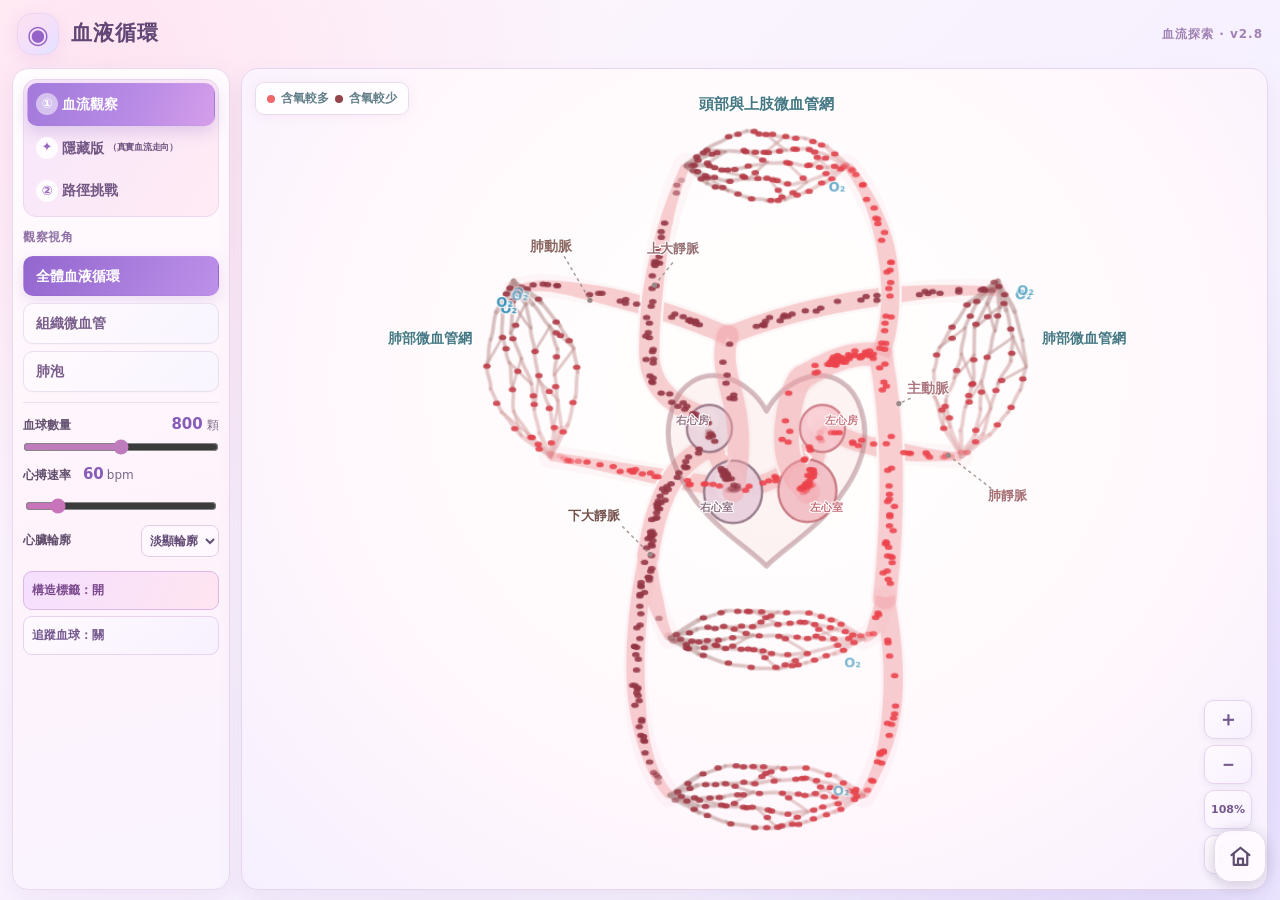
<file: index.html>
<!doctype html>
<html lang="zh-Hant">
<head>
  <meta charset="utf-8">
  <meta name="viewport" content="width=device-width,initial-scale=1,viewport-fit=cover">
  <meta name="theme-color" content="#b27bdb">
  <meta name="description" content="互動式血液循環模型：觀察體循環、肺循環及微血管氣體交換">
  <title>血液循環 2D｜血流觀察 × 真實血流走向 × 路徑挑戰</title>
  <meta name="apple-mobile-web-app-capable" content="yes">
  <meta name="apple-mobile-web-app-status-bar-style" content="default">
  <link rel="stylesheet" href="./style.css">
  <link rel="manifest" href="./manifest.webmanifest">
</head>
<body>
  <div class="app">
    <header class="app-header">
      <div class="brand"><span class="brand-icon" aria-hidden="true">◉</span><div><h1>血液循環</h1><p>從心臟到微血管，看見血液的旅程</p></div></div>
      <span class="edition-label">血流探索 · v2.8</span>
    </header>
    <div class="layout-shell">
      <aside class="control-sidebar" aria-label="操作選項">
        <nav class="main-tabs" aria-label="學習分頁">
          <button type="button" class="main-tab selected" id="toObserve" aria-pressed="true"><span class="tab-seq">①</span><span class="main-tab-name">血流觀察</span></button>
          <button type="button" class="main-tab advanced-nav" id="toAdvanced" aria-pressed="false" title="熟悉基礎血流後，觀察完整人體的擬真流向"><span class="adv-tab-top"><span class="tab-seq">✦</span><span class="adv-tab-name">隱藏版</span><span class="adv-tab-sub">（真實血流走向）</span></span></button>
          <button type="button" class="main-tab" id="toRoute" aria-pressed="false"><span class="tab-seq">②</span><span class="main-tab-name">路徑挑戰</span></button>
        </nav>
        <section class="advanced-only advanced-controls" aria-label="進階擬真血流操作">
          <nav class="advanced-zones" aria-label="觀察視角">
            <span class="sidebar-label">單顆血球路徑</span>
            <div class="advanced-zone-grid">
              <button type="button" class="adv-zone active" data-advanced-zone="head">頭部</button>
              <button type="button" class="adv-zone" data-advanced-zone="heart">心肺</button>
              <button type="button" class="adv-zone" data-advanced-zone="arm">右手</button>
              <button type="button" class="adv-zone" data-advanced-zone="kidney">左腎</button>
              <button type="button" class="adv-zone" data-advanced-zone="gut">小腸</button>
              <button type="button" class="adv-zone" data-advanced-zone="leg">右腿</button>
            </div>
          </nav>
          <div class="advanced-guide-side"><span id="advancedGuideSideText">從左心房出發，觀察一圈血流</span><button id="advancedFreeObserve" type="button" class="guide-replay" aria-pressed="false">⌖ 自由觀察</button></div>
          <section class="advanced-toolbox" aria-label="血流動畫控制">
            <label class="control adv-count count-slider"><span>血球數量 <strong id="advancedCountText" aria-live="off">1200</strong><small>顆</small></span><input id="advancedCount" type="range" min="0" max="1600" step="20" value="1200" aria-label="進階版血球數量"></label>
            <label class="control adv-speed"><span>動畫速度 <strong id="advancedSpeedText">1.0</strong><small>×</small></span><input id="advancedSpeed" type="range" min="0.2" max="2" step="0.1" value="1"></label>
            <div class="advanced-tool-buttons">
              <button type="button" id="advancedPlay" class="tool enabled" aria-pressed="true">Ⅱ 暫停</button>
              <button type="button" id="advancedFollow" class="tool" aria-pressed="false">追蹤血球：關</button>
            </div>
            <p class="advanced-hint">鏡頭固定｜路徑導覽獨立於一般血球</p>
          </section>
        </section>
        <section class="route-toolbar route-only" aria-label="路徑練習選擇">
          <div class="route-level-group" aria-label="練習階段">
            <span class="sidebar-label">練習階段</span>
            <div class="route-levels" role="group" aria-label="路徑練習階段">
              <button class="route-level selected" type="button" data-level="paired" aria-pressed="true" title="同時提供圖像與構造文字">① 圖＋文</button>
              <button class="route-level" type="button" data-level="visual" aria-pressed="false" title="觀察圖像，點選血管">② 圖示</button>
              <button class="route-level" type="button" data-level="words" aria-pressed="false" title="只看文字選擇血流順序">③ 文字</button>
            </div>
          </div>
          <div class="route-mode-group" aria-label="選擇路徑">
            <span class="sidebar-label">選擇路徑</span>
            <button class="route-mode selected" data-mode="upper" type="button">頭部 · 上半身</button>
            <button class="route-mode" data-mode="lower" type="button">腳底 · 下半身</button>
            <button class="route-mode" data-mode="challenge" type="button">◎ 情境挑戰</button>
          </div>
          <div class="sidebar-tools">
            <button class="route-control" id="routeDemo" aria-label="路徑示範">▶ 示範</button>
            <button class="route-control" id="routeReset" aria-label="重新開始">↻ 重來</button>
          </div>
        </section>
        <nav class="tabs observe-tabs observe-only" aria-label="血流觀察視角">
          <span class="sidebar-label">觀察視角</span>
          <button type="button" class="tab active" data-view="circulation" aria-pressed="true">全體血液循環</button>
          <button type="button" class="tab" data-view="tissue" aria-pressed="false">組織微血管</button>
          <button type="button" class="tab" data-view="alveolus" aria-pressed="false">肺泡</button>
        </nav>
        <section class="toolbar observe-only" aria-label="血流動畫控制">
          <label class="control count-control count-slider" id="countControl"><span>血球數量 <strong id="cellCountText" aria-live="off">800</strong><small>顆</small></span><input type="range" id="cellCount" min="0" max="1600" step="20" value="800" aria-label="基礎版血球數量"></label>
          <label class="control heart-control"><span>心搏速率　<strong id="heartRateValue">60</strong><small>bpm</small></span><input id="heartRate" type="range" min="40" max="180" value="60" step="1"></label>
          <label class="control heart-shell-control" id="heartShellControl"><span>心臟輪廓</span><select id="heartOpacity" aria-label="心臟外型顯示"><option value="clear">隱藏輪廓</option><option value="half" selected>淡顯輪廓</option></select></label>
          <div class="tool-buttons">
            <button type="button" class="tool enabled" id="labelsBtn" aria-pressed="true">構造標籤：開</button>
            <button type="button" class="tool" id="trackBtn" aria-pressed="false">追蹤血球：關</button>
          </div>
        </section>
        <div class="info-line mini observe-only"><span class="micro-legend hidden" id="microLegend"><b class="molecule-legend-o2">O₂</b><b class="molecule-legend-co2">CO₂</b><b class="molecule-legend-glucose" id="sugarDot">葡萄糖</b><span class="hidden" id="sugarLegend">葡萄糖</span></span></div>
      </aside>
    <div class="content-row">
    <main class="stage" id="stage" tabindex="0" aria-label="血液循環動畫，可以拖曳或捲動縮放">
      <section class="scenario-card" id="routeScenario" aria-live="polite">
        <div class="scenario-copy">
          <strong id="scenarioTitle">血液循環情境</strong>
          <p id="scenarioDetail">依照情境找出血流路徑。</p>
          <span id="scenarioLoc" class="scenario-loc">起點 → 終點</span>
        </div>
        <div class="scenario-actions">
          <span id="routeMessage" class="scenario-feedback" aria-live="polite"></span>
          <button type="button" id="scenarioNext" hidden>下一個生活情境 ↻</button>
        </div>
      </section>
      <div class="world" id="world">
        <svg id="diagram" viewBox="0 0 1100 820" width="1100" height="820" aria-hidden="true">
          <defs>
            <linearGradient id="sysGrad" x1="1" y1="0" x2="0" y2="0" gradientUnits="objectBoundingBox"><stop offset="0" stop-color="#ed7274"/><stop offset="0.48" stop-color="#bca0bd"/><stop offset="1" stop-color="#729bc6"/></linearGradient>
            <linearGradient id="lungGrad" x1="0" y1="1" x2="0" y2="0" gradientUnits="objectBoundingBox"><stop offset="0" stop-color="#729bc6"/><stop offset="0.50" stop-color="#c6adc0"/><stop offset="1" stop-color="#ed7274"/></linearGradient>
            <filter id="softShadow" x="-30%" y="-30%" width="160%" height="160%"><feDropShadow dx="0" dy="3" stdDeviation="5" flood-color="#8ba2b5" flood-opacity="0.24"/></filter>
          </defs>
          <g id="worldBackdrop"></g>
          <g id="vesselShadows"></g>
          <g id="vesselLumen"></g>
          <g id="microBranches"></g>
          <g id="heartShape"></g>
          <!-- One drawing, two teaching modes: route touch/feedback overlays share exactly the same SVG/network. -->
          <g id="routeOverlay" aria-label="點選下一段血管"></g>
        </svg>
        <canvas id="particles" width="1100" height="820" aria-hidden="true"></canvas>
        <svg id="labelOverlay" viewBox="0 0 1100 820" width="1100" height="820" aria-hidden="true"><g id="anatomyLabels"></g></svg>
      </div>
      <section id="routeWordBoard" class="route-word-board" aria-label="純文字血液路徑練習" hidden>
        <div class="word-board-heading">接下來流向哪裡？</div>
        <div id="routeWordTrail" class="route-word-trail" aria-label="已走過的路徑"></div>
        <div id="routeWordOptions" class="route-word-options" role="group" aria-label="選擇下一個構造"></div>
      </section>
      <div class="route-intro" id="routeIntro" hidden role="dialog" aria-label="路徑任務">
        <div class="intro-card">
          <div class="intro-symbol">⌁</div>
          <strong id="introQuestion">血液要流到頭部，該怎麼走？</strong>
          <p>從閃爍的起點開始，沿著正確的血管前進。</p>
          <button id="routeIntroStart" type="button">開始挑戰　→</button>
        </div>
      </div>
      <iframe id="advancedFrame" class="advanced-frame" title="進階真實血流走向模擬" tabindex="0" loading="lazy" allow="fullscreen" aria-label="271 條血管路線與血球動畫" hidden></iframe>
      <div id="advancedLoading" class="advanced-loading" hidden>正在準備進階血流畫面…</div>
      <div id="advancedGuideStatus" class="advanced-guide-status" aria-live="polite"><strong id="advancedGuideName">頭部血流</strong><span id="advancedGuidePhase">從左心房出發</span><div class="advanced-guide-progress"><i id="advancedGuideProgress"></i></div></div>
      <div class="stage-chips"><span class="state-swatch"><i></i> 含氧較多 <i></i> 含氧較少</span></div>
      <div class="zoom-stack" aria-label="縮放工具"><button id="zoomIn" type="button" title="放大">＋</button><button id="zoomOut" type="button" title="縮小">－</button><button id="zoomReset" type="button" title="重設100%">100%</button><button id="zoomFit" type="button" title="適應畫面">⛶</button></div>
    </main>
    <aside class="route-panel" aria-label="物質含量變化比較">
      <div class="route-head"><strong>物質含量變化</strong><span class="route-counter" id="routeCount">0 / 11</span></div>
      <div class="matter-picker" id="matterPicker" aria-label="選擇比較物質，最多三項">
        <span class="matter-help">選擇比較物質 <b id="matterCount">2 / 3</b></span>
        <div class="matter-options">
          <button type="button" class="matter-choice picked" data-matter="o2" aria-pressed="true">氧氣</button>
          <button type="button" class="matter-choice picked" data-matter="co2" aria-pressed="true">二氧化碳</button>
          <button type="button" class="matter-choice" data-matter="glucose" aria-pressed="false">葡萄糖</button>
          <button type="button" class="matter-choice" data-matter="ammonia" aria-pressed="false">氨</button>
          <button type="button" class="matter-choice" data-matter="urea" aria-pressed="false">尿素</button>
        </div>
      </div>
      <div id="routeGraphs" class="route-graphs" aria-live="polite"></div>
      <div class="route-internal" aria-hidden="true" hidden>
        <div id="routeProgress"></div><div id="routeTask"></div>
        <div id="routeAnswers" hidden></div><div id="routeNote"></div>
      </div>
    </aside>
    </div>
    </div><!-- layout-shell -->
  </div>
  <script src="./app.js" defer></script>
  <script src="./route.js" defer></script>
  <script src="./advanced.js" defer></script>
  <script src="./home-button.js"></script>
</body>
</html>
</file>
<file: style.css>
:root{color-scheme:light;--ink:#173743;--muted:#63808d;--teal:#176f7a;--bg:#edf3f4;--line:#cddde0;--shadow:0 5px 21px rgba(23,55,67,.075)}*{box-sizing:border-box}html,body{margin:0;width:100%;height:100%;font-family:system-ui,-apple-system,"Noto Sans TC","Microsoft JhengHei",sans-serif;color:var(--ink);background:var(--bg)}button,input{font:inherit}button{cursor:pointer}button:focus-visible,input:focus-visible,.stage:focus-visible{outline:3px solid #ffbf69;outline-offset:2px}.app{margin:auto;max-width:1600px;padding:12px clamp(10px,2.1vw,26px) 9px;min-height:100dvh;display:flex;flex-direction:column;gap:9px}.app-header{display:flex;justify-content:space-between;align-items:center;gap:16px}.brand{display:flex;align-items:center;gap:12px;flex-shrink:0}.brand-icon{font-size:31px;line-height:1;background:#d6e9e9;border:1px solid #b7d4d3;color:#257987;width:49px;height:49px;border-radius:15px;display:grid;place-items:center;box-shadow:var(--shadow)}h1{font-size:24px;letter-spacing:1px;line-height:1.1;margin:0;font-weight:800}.brand p{font-size:12px;letter-spacing:.45px;color:var(--muted);margin:5px 0 0}.tabs{padding:5px;border:1px solid #d3e1e2;border-radius:15px;display:flex;gap:4px;background:#fff;box-shadow:var(--shadow)}.tab{border:0;background:transparent;padding:11px 17px;border-radius:11px;color:#53707a;font-size:14px;font-weight:750;white-space:nowrap}.tab:hover{background:#eaf4f4}.tab.active{background:#126976;color:white;box-shadow:0 3px 8px #13677530}.toolbar{display:flex;align-items:center;gap:13px;flex-wrap:wrap;padding:10px 12px;border:1px solid var(--line);border-radius:13px;background:#fff;box-shadow:var(--shadow)}.control{display:flex;align-items:center;gap:7px;font-size:13px;font-weight:750;white-space:nowrap}.control input[type=number]{width:78px;border:1px solid #c6d8dc;padding:7px 8px;border-radius:8px;text-align:center;background:#f6fafa;color:var(--ink)}.control input[type=range]{accent-color:#157e89;width:125px;height:18px}.control strong{font-size:15px;min-width:27px;text-align:right;font-variant-numeric:tabular-nums}.control small{font-size:12px;font-weight:500;color:var(--muted)}.heart-shell-control select{border:1px solid #bcd4d7;background:#f6fafa;border-radius:8px;padding:7px 8px;font-size:13px;color:#345763;font-weight:800;max-width:100px}.tool-buttons{display:flex;flex-wrap:wrap;gap:7px;flex:1}.tool{white-space:nowrap;border:1px solid #cbdde0;border-radius:9px;background:#f5f9f9;color:#47636e;padding:7px 10px;font-size:12px;font-weight:700}.tool:hover{border-color:#91bcbf}.tool.enabled{background:#def0ef;color:#08606d;border-color:#9ccecf}.info-line{min-height:30px;display:flex;gap:12px;align-items:center;color:#516d79;font-size:12px;padding:0 3px}.clear-btn{background:transparent;border:0;padding:2px 8px;text-decoration:underline;text-underline-offset:3px;color:#176977;font-size:12px}.clear-btn:hover{color:#0a404e}.track-indicator{padding:5px 9px;background:#fff3df;border:1px solid #f1ce8f;color:#91630c;border-radius:8px;font-weight:800}.micro-legend{align-items:center;gap:7px}.micro-legend i{display:inline-block;width:8px;height:8px;border-radius:50%;vertical-align:middle}.o2dot{background:#2abfd7}.co2dot{background:#e9b34d}.sugardot{background:#5bc78a}.hidden{display:none!important}.stage{position:relative;flex:1;min-height:360px;overflow:hidden;border-radius:17px;border:1px solid #c5d9dd;background:radial-gradient(ellipse at 50% 42%,#fff 35%,#f0f8fa 100%);box-shadow:0 8px 24px rgba(30,60,78,.08);touch-action:none;user-select:none;cursor:grab}.stage.dragging{cursor:grabbing}.world{position:absolute;width:1100px;height:820px;left:0;top:0;transform-origin:0 0;will-change:transform}.world svg,.world canvas{display:block;position:absolute;left:0;top:0;width:1100px;height:820px;pointer-events:none}.stage-chips{position:absolute;top:13px;left:13px;display:flex;gap:9px;align-items:center;pointer-events:none}.stage-chips>span{background:#ffffffdf;border:1px solid #c9e0e1;padding:7px 11px;border-radius:9px;color:#406875;font-size:12px;font-weight:800;box-shadow:0 2px 8px #0b364b0b}.state-swatch{display:flex;align-items:center;gap:6px;font-weight:600!important;color:#64808a!important}.state-swatch i{display:inline-block;width:8px;height:8px;border-radius:50%;background:#ef676b}.state-swatch i:nth-of-type(2){background:#95444b}.zoom-stack{position:absolute;bottom:15px;right:15px;display:flex;flex-direction:column;gap:6px}.zoom-stack button{border:1px solid #bed5d9;border-radius:10px;background:#ffffffec;color:#285966;min-width:39px;height:39px;font-weight:800;font-size:20px;box-shadow:0 2px 7px #1e526414}.zoom-stack button:hover{background:#e9f7f7}.zoom-stack button#zoomReset{font-size:11px;min-width:45px}.stage-help{position:absolute;bottom:15px;left:15px;background:#ffffffc9;border:1px solid #d2e3e3;border-radius:8px;padding:6px 10px;font-size:11px;color:#67818a;pointer-events:none}.footer{display:flex;justify-content:space-between;gap:8px;flex-wrap:wrap;color:#6c8991;font-size:11px;padding:0 3px}.vessel-shadow{fill:none;stroke:#b2c5ce;stroke-width:36;stroke-linecap:round;stroke-linejoin:round;opacity:.16}.vessel-path{fill:none;stroke-linecap:round;stroke-linejoin:round}.branch-capillary{fill:none;stroke-width:2.7;stroke-linecap:round;opacity:.43}.organ-card{filter:url(#softShadow)}.world-label text{font-family:inherit;paint-order:stroke;stroke:#fff;stroke-width:2px;stroke-linejoin:round}.heart-valve{transition:opacity .15s}.hide-when-small{display:inline}@media(max-width:1030px){.app{gap:7px}.app-header{flex-wrap:wrap}.brand h1{font-size:21px}.tab{padding:9px 12px}.toolbar{padding:7px;gap:7px}.tool{padding:6px 7px}.brand p{display:none}.stage{min-height:370px}}@media(max-width:640px){.app{padding:7px;gap:6px}.app-header{flex-direction:column;align-items:stretch;gap:7px}.brand-icon{width:37px;height:37px;font-size:23px}.brand h1{font-size:19px}.tabs{align-self:stretch}.tab{flex:1;padding:7px 4px;font-size:12px}.toolbar{gap:7px}.control{font-size:11px}.control input[type=range]{width:90px}.tool-buttons{width:100%;flex-basis:100%}.tool{font-size:11px;flex:1}.stage{min-height:380px}.state-swatch,.stage-help{display:none!important}.info-line{font-size:11px}.footer{font-size:10px}}
@media(max-height:720px) and (min-width:700px){.app{padding-top:6px;padding-bottom:5px;gap:5px}.brand-icon{height:40px;width:40px}.brand h1{font-size:20px}.toolbar{padding:5px}.stage{min-height:290px}}

#diagram{z-index:1}#particles{z-index:2}#labelOverlay{z-index:3}
.stage-help{display:none!important}.info-line.mini{min-height:24px}.stage.transitioning{cursor:default}.fly-snapshot{position:absolute;inset:0;z-index:8;pointer-events:none;overflow:hidden;opacity:1}.fly-snapshot .world{position:absolute}.world{backface-visibility:hidden}.flight-curtain{position:absolute;inset:0;z-index:7;pointer-events:none;background:radial-gradient(circle,transparent 46%,#dcecee44);opacity:0}.stage.transitioning .zoom-stack{opacity:.45;pointer-events:none}
.micro-legend b{display:inline-block;font-size:13px;letter-spacing:.25px;padding:3px 7px;border-radius:6px;background:#f1f7f8}.micro-legend .molecule-legend-o2{color:#1589ad}.micro-legend .molecule-legend-co2{color:#b37722}.micro-legend .molecule-legend-glucose{color:#25885b}
/* v0.1 — Two learning views, ONE shared SVG/network/heart in a single DOM. */
.app{height:100dvh;max-height:100dvh;overflow:hidden}
.app-header{min-height:50px;gap:9px}
.brand-icon{width:42px;height:42px;font-size:25px}
.brand h1{font-size:21px}
.brand p{display:none}
.main-tabs{display:flex;gap:5px;background:#e1ebed;padding:4px;border-radius:13px;margin-left:auto}
.main-tab{border:0;background:transparent;padding:9px 16px;color:#496876;border-radius:10px;white-space:nowrap;font-weight:800;font-size:15px}
.main-tab.selected{background:#fff;box-shadow:0 2px 9px #41708124;color:#165e70}
.observe-tabs{gap:3px}
.observe-tabs .tab{padding:7px 10px;font-size:12px}
.toolbar{padding:6px 10px;gap:7px;flex-shrink:0}
.control{font-size:12px}.control input[type=number]{width:67px}
.control input[type=range]{width:110px}.tool{padding:6px 8px}
.content-row{display:flex;flex:1;min-height:0;gap:9px}
.content-row>.stage{width:100%;min-width:0;min-height:0}
.route-panel{display:none;min-width:265px;width:clamp(270px,27vw,350px);background:#fff;border:1px solid #cddfe4;border-radius:17px;padding:15px 12px;box-shadow:var(--shadow);flex-direction:column;gap:9px;overflow:auto}
.app.challenge-active .route-panel{display:flex}
.app.challenge-active .content-row>.stage{flex:1;width:auto}
.app.challenge-active .observe-only{display:none!important}
.app:not(.challenge-active) .route-only{display:none!important}
.app.challenge-active .stage{cursor:default}
.route-toolbar{display:flex;gap:7px;align-items:center;background:white;border:1px solid #ccdce0;padding:7px 10px;border-radius:12px}
.route-mode{border:0;border-radius:9px;background:#eaf1f3;color:#487483;font-size:13px;font-weight:800;padding:9px 11px;white-space:nowrap}
.route-mode.selected{background:#1d7481;color:white}
.route-mode:focus-visible,.main-tab:focus-visible,.answer:focus-visible{outline:3px solid #ffcb68;outline-offset:2px}
.route-toolbar .toolbar-spacer{flex:1}
.route-control{background:#fff;border:1px solid #c8dde0;color:#396c7c;border-radius:8px;padding:8px 11px;font-weight:750;white-space:nowrap}
.route-head{display:flex;align-items:center;justify-content:space-between;gap:6px}
.route-head strong{font-size:17px}
.route-counter{font-size:13px;font-weight:750;color:#7b929d}
#routeChart{width:100%;height:auto;max-height:280px;display:block;overflow:visible}
.route-chart-legend{display:flex;justify-content:space-around;font-size:12px;font-weight:750;color:#79909b}
.route-chart-legend i{display:inline-block;width:11px;height:11px;border-radius:100%;margin-right:5px;vertical-align:middle}
.route-note{font-size:12px;color:#547786;text-align:center;min-height:21px}
.route-message{font-size:16px;font-weight:850;color:#356477;min-height:45px;background:#eff7f8;border-radius:12px;padding:11px;display:flex;align-items:center;justify-content:center;text-align:center}
.route-answers{display:flex;gap:8px;justify-content:space-around;flex-wrap:wrap}
.answer{border:1px solid #bfd6dd;background:#f6fafb;color:#2e7383;min-width:68px;min-height:54px;border-radius:14px;font-weight:900;font-size:25px;cursor:pointer}
.answer:hover{background:#e3f3f4}.answer.wrong{border-color:#e59c89;background:#fff1ec}
.route-task{border:1px solid #dbe8e8;border-radius:10px;padding:7px 8px;color:#637e88;display:flex;justify-content:center;gap:8px;align-items:center;min-height:32px;font-size:13px;font-weight:750;text-align:center}
.route-task b{color:#387889}
#routeOverlay{display:none;pointer-events:none}
.app.challenge-active #routeOverlay{display:block;pointer-events:none}
.route-hit{stroke:transparent;fill:none;stroke-width:31;stroke-linecap:round;stroke-linejoin:round;pointer-events:stroke;cursor:pointer}
.route-cap-hit{stroke-width:16}
.route-hit:focus-visible{stroke:#ffd56e;stroke-opacity:.32;outline:none}
.route-selected{fill:none;stroke-width:17;stroke-linecap:round;stroke-linejoin:round;pointer-events:none;opacity:.80}
.route-selected.cap{stroke-width:5;opacity:.65}
.route-hint{fill:none;stroke:#f6ba44;stroke-width:24;stroke-linecap:round;stroke-linejoin:round;pointer-events:none;opacity:.73;filter:drop-shadow(0 0 6px #f0ca76)}
.route-marker{fill:#ffc85d;stroke:white;stroke-width:3;filter:drop-shadow(0 0 5px #edb44a);pointer-events:none}
.stage .stage-chips{z-index:4}
.app.challenge-active .stage-chips .state-swatch{display:none}
.route-done-progress{display:flex;gap:3px;min-height:6px;margin-bottom:4px}
.route-done-progress span{height:6px;flex:1;border-radius:7px;background:#dbe7eb}
.route-done-progress span.done{background:#57a6a5}.route-done-progress span.now{background:#f0b849}
#routeNext{border:0;background:#1c7884;color:white;padding:11px;border-radius:12px;font-weight:850;font-size:14px}
@media(max-width:1100px){.app{gap:6px;padding:8px}.app-header{flex-wrap:wrap}.route-panel{width:265px;min-width:265px;padding:9px}.main-tabs{margin-left:auto}.observe-tabs{order:3;margin-left:auto}.route-toolbar{flex-wrap:wrap}.route-mode{padding:7px 8px}.route-head strong{font-size:15px}}
@media(max-height:720px){.app{padding:5px;gap:4px}.route-panel{padding:8px;gap:4px}.route-message{min-height:39px;padding:7px;font-size:14px}.route-answers .answer{min-height:43px}.route-mode{font-size:12px}.route-toolbar{padding:4px}.app-header{min-height:35px}.brand-icon{display:none}}

.route-answers[hidden],#routeNext[hidden]{display:none!important}

/* v0.2 – horizontal three-column teaching layout: controls | shared model | evidence. */
.app{max-width:none;width:100%;height:100dvh;min-height:0;max-height:100dvh;overflow:hidden;padding:10px 12px;gap:10px}
.app-header{min-height:48px;display:flex;align-items:center;justify-content:space-between;flex-wrap:nowrap;padding:1px 5px}
.edition-label{font-size:12px;letter-spacing:1px;color:#829fa7;font-weight:700}
.layout-shell{display:grid;grid-template-columns:clamp(174px,17vw,234px) minmax(0,1fr);gap:11px;flex:1;min-height:0}
.control-sidebar{min-height:0;overflow-y:auto;overflow-x:hidden;border:1px solid #d5e4e7;background:#ffffffed;border-radius:16px;padding:12px;display:flex;flex-direction:column;gap:14px;box-shadow:var(--shadow)}
.sidebar-label{font-size:12px;font-weight:850;letter-spacing:.7px;color:#7e99a4;display:block;margin:2px 0 3px}
.main-tabs,.observe-tabs,.route-toolbar,.toolbar,.tool-buttons{display:flex;flex-direction:column;align-items:stretch;gap:8px;flex-wrap:nowrap;width:100%;margin:0}
.main-tabs{padding:4px;background:#eaf2f3;border-radius:13px;flex-shrink:0}
.main-tab{width:100%;font-size:15px;padding:12px 10px;text-align:left;white-space:normal;line-height:1.3}
.main-tab.selected{color:#146b78}
.observe-tabs{border:0;box-shadow:none;padding:0;background:transparent;gap:7px}
.observe-tabs .tab,.route-mode{width:100%;text-align:left;font-size:14px;padding:11px 12px;white-space:normal;border-radius:10px;border:1px solid #e2eced;line-height:1.2}
.observe-tabs .tab.active,.route-mode.selected{background:#177786;color:#fff;border-color:#177786}
.route-toolbar,.toolbar{box-shadow:none;border:0;border-top:1px solid #edf2f3;border-radius:0;padding:12px 0 0;gap:8px;background:transparent}
.route-toolbar .toolbar-spacer{display:none}
.sidebar-tools{display:grid;grid-template-columns:1fr 1fr;gap:6px;margin-top:6px}
.route-control{min-width:0;padding:10px 4px;font-size:12px;text-align:center}
.sidebar-tip{font-size:12px;line-height:1.5;color:#819aa4;margin:8px 2px 0}
.control{display:flex;justify-content:space-between;align-items:center;gap:6px;font-size:12px;white-space:normal;flex-wrap:wrap}
.control input[type=range]{width:100%;margin-top:7px;accent-color:#17838a}
.control small{margin-left:3px}.control strong{color:#176c7a}
.control select,.control input[type=number]{max-width:108px;border:1px solid #c5dadf;border-radius:8px;background:#f5fbfc;color:#275362;padding:7px 4px;font-size:12px}
.tool-buttons{gap:6px;margin-top:6px}.tool{font-size:12px;padding:10px 8px;text-align:left;white-space:normal}
.info-line.mini{min-height:0}.micro-legend{flex-wrap:wrap}
.content-row{min-width:0;min-height:0;display:flex;gap:10px}
.content-row>.stage{min-width:0;min-height:0;width:100%;height:100%;flex:1}
.route-panel{min-width:240px;width:clamp(240px,24vw,330px);height:100%;padding:16px 14px;gap:9px;overflow-y:auto}
.app.challenge-active .route-panel{display:flex}
.app.challenge-active .content-row>.stage{min-width:0;flex:1}
.app.challenge-active .observe-only{display:none!important}
.app:not(.challenge-active) .route-only{display:none!important}
#routeOverlay{display:none;pointer-events:none}
.app.challenge-active #routeOverlay{display:block;pointer-events:none}
.route-hit,.route-hit:focus,.route-hit:focus-visible{outline:none!important;-webkit-tap-highlight-color:transparent}
.route-hit:focus-visible{stroke:transparent!important;stroke-opacity:0!important}
.route-marker{transform-box:fill-box;transform-origin:center;animation:routePulse 1.1s ease-in-out infinite;filter:drop-shadow(0 0 9px #e6ad45)}
@keyframes routePulse{0%,100%{stroke-width:2;opacity:1;scale:.9}50%{stroke-width:7;opacity:.65;scale:1.38}}
.route-selected{opacity:.86}.route-hint{stroke:#f2bd55}
.route-intro{position:absolute;inset:0;z-index:10;background:#f0f7f754;display:flex;align-items:flex-start;justify-content:center;padding-top:clamp(34px,12vh,105px);pointer-events:none}
.route-intro[hidden]{display:none!important}
.intro-card{pointer-events:auto;width:min(425px,87%);padding:23px 22px;border:1px solid #c5dfe3;border-radius:20px;background:#fffffff8;box-shadow:0 15px 50px #21546a30;text-align:center;display:flex;flex-direction:column;align-items:center;gap:11px}
.intro-symbol{color:#e8ae4f;background:#fff2d9;border-radius:999px;width:38px;height:38px;font-size:27px}
.intro-card strong{font-size:20px;line-height:1.45;color:#20576c}
.intro-card p{font-size:13px;color:#7d98a2;line-height:1.4;margin:0}
.intro-card button{border:0;background:#197a88;color:white;border-radius:12px;padding:11px 29px;font-size:15px;font-weight:850;cursor:pointer}
.route-chart-legend span:last-child i{background:#784544!important}
#routeAnswers{display:none!important}
.route-message{font-size:15px;min-height:43px}.route-task{font-size:13px;line-height:1.45}
.stage .stage-chips{z-index:4}
@media (max-width:1100px){.app{padding:7px;gap:6px}.layout-shell{grid-template-columns:174px minmax(0,1fr);gap:6px}.control-sidebar{padding:8px;gap:10px}.content-row{gap:6px}.route-panel{width:224px;min-width:224px;padding:11px}.route-head strong{font-size:14px}}
@media (max-height:720px) and (orientation:landscape){.app-header{min-height:35px}.layout-shell{gap:6px}.control-sidebar{gap:6px}.main-tab{padding:8px}.observe-tabs .tab,.route-mode{padding:8px}.route-panel{gap:4px}}

/* v0.2 QA: zoom controls belong in left sidebar, like all mode selectors. */
.sidebar-zoom{border-top:1px solid #e8f0f2;padding-top:9px;margin-top:auto}
.control-sidebar .zoom-stack{position:static;display:grid;grid-template-columns:repeat(4,minmax(0,1fr));gap:4px;bottom:auto;right:auto}
.control-sidebar .zoom-stack button{min-width:0;width:100%;height:38px;padding:0;font-size:18px;box-shadow:none}
.control-sidebar .zoom-stack button#zoomReset{min-width:0;font-size:10px}


/* v1.1 – livelier palette + particles occluded by front vessels */
:root{--ink:#214a5a;--muted:#6f8c98;--teal:#1a96a6;--bg:#f7fbff;--line:#d4e7ec;--shadow:0 8px 24px rgba(34,88,110,.10)}
html,body{background:linear-gradient(180deg,#f7fbff 0%,#eef8fb 100%)}
.brand-icon{background:linear-gradient(135deg,#fff5cf,#dff8fb);border-color:#cfe4e9;color:#f09a33}
.main-tabs{background:#e6f5f6}
.main-tab.selected,.observe-tabs .tab.active,.route-mode.selected,.tab.active{background:linear-gradient(135deg,#1aa0ad,#29b4a5)!important;color:#fff!important;border-color:transparent!important;box-shadow:0 7px 18px rgba(39,160,165,.24)}
.control-sidebar{background:linear-gradient(180deg,#ffffff 0%,#f7fcff 100%);border-color:#d8e8ed}
.route-panel{background:linear-gradient(180deg,#ffffff 0%,#fbfeff 100%)}
.route-message{background:linear-gradient(180deg,#eefcff,#ebfaf4)}
.route-control,.tool{background:#f8fcfd;border-color:#cfe3e8}
.tool.enabled{background:#e4f8f3;color:#0f6f78;border-color:#9fd5cf}
.stage{background:radial-gradient(ellipse at 50% 38%,#ffffff 25%,#f1fbfd 78%,#eaf7fb 100%)}
.stage-chips>span{background:#ffffffea;border-color:#d2e6ea}
.state-swatch i{background:#ef676b}.state-swatch i:nth-of-type(2){background:#a57670}
.route-chart-legend span:last-child i{background:#a57670!important}
#diagram{z-index:1}#particles{z-index:2}#labelOverlay{z-index:3}


/* v1.1 – same vessel tint, particles above vessels */
.state-swatch i{background:#ef676b}.state-swatch i:nth-of-type(2){background:#95444b}

/* v1.4: original abdominal capillary mesh remains visible while zooming. */
#interstitialCells{opacity:0;transition:opacity 650ms ease;pointer-events:none}
#interstitialCells.visible{opacity:.96}
#interstitialCells .tissue-detail-label{opacity:.8}


/* v1.5 – tissue zoom should feel like the same abdominal mesh, only enlarged. */
#diagram .abd-mesh-seg{transition:filter .45s ease,opacity .45s ease}
#diagram.tissue-zoomed .abd-mesh-seg{filter:blur(.42px)}
#interstitialCells{opacity:0;transition:opacity 650ms ease;pointer-events:none}
#interstitialCells.visible{opacity:.985}
#interstitialCells .tissue-base{opacity:.98}
#interstitialCells .tissue-cell,#interstitialCells .tissue-cell-small,#interstitialCells .tissue-cell-tiny{mix-blend-mode:normal}


/* v1.6:夢幻粉紫 – only presentation changes, preserving RBC / oxygen semantics. */
:root{
 --ink:#463657;
 --muted:#776786;
 --teal:#a56bcf;
 --bg:#fbf6ff;
 --line:#e8dcef;
 --shadow:0 8px 28px rgba(123,76,157,.12);
 --pink:#e971b0;
 --pink-soft:#ffe7f2;
 --lavender:#aa82de;
 --violet:#7656bc;
 --periwinkle:#ced6ff;
 --butter:#ffdab0;
}
html,body{
 color:var(--ink);
 background:
  radial-gradient(circle at 8% 7%,rgba(255,207,228,.46),transparent 35%),
  radial-gradient(circle at 91% 84%,rgba(211,192,254,.48),transparent 37%),
  linear-gradient(135deg,#fff8fc 0%,#f7f1ff 57%,#f4f6ff 100%);
}
.app-header{background:transparent}
.brand-icon{
 background:linear-gradient(140deg,#ffe1ef,#efdfff 70%,#dbe5ff);
 color:#9562c7;border-color:#e8d4f3;
 box-shadow:0 4px 16px rgba(176,120,216,.14);
}
.brand h1,.brand p{color:#614776}
.edition-label{color:#a182b4}
.control-sidebar{
 background:linear-gradient(166deg,rgba(255,253,255,.98),rgba(255,243,251,.96) 55%,rgba(249,244,255,.98));
 border:1px solid #ebd9ed;box-shadow:0 9px 26px rgba(152,102,173,.1);
}
.sidebar-label{color:#8f70a6}
.main-tabs{background:linear-gradient(125deg,#f7e7fb,#ffebf4);border:1px solid #ebd8f0;padding:5px}
.main-tab{color:#715683;transition:background .16s,box-shadow .16s,transform .16s;border:1px solid transparent}
.main-tab:not(.selected):hover{background:#fff9ff;box-shadow:0 3px 12px rgba(155,95,168,.10)}
.main-tab.selected#toObserve,
.main-tab.selected#toObserve:hover{
 color:#fff!important;
 border-color:transparent!important;
 background:linear-gradient(112deg,#a27adb,#b78ae5 55%,#d59eea)!important;
 box-shadow:0 6px 16px rgba(144,95,194,.25)!important;
}
.main-tab.selected#toRoute,
.main-tab.selected#toRoute:hover{
 color:#fff!important;
 border-color:transparent!important;
 background:linear-gradient(112deg,#dc6bab,#e57aaf 55%,#ba81dd)!important;
 box-shadow:0 6px 16px rgba(209,97,158,.25)!important;
}
.tab-seq{display:inline-grid;place-items:center;width:22px;height:22px;margin-right:3px;border-radius:50%;background:#fff8;font-size:14px;font-weight:900}
.main-tab:not(.selected) .tab-seq{background:#fffd;color:#9a69be}
.observe-tabs .tab,.route-mode{
 background:linear-gradient(135deg,#fffafd,#f9f5ff);
 border:1px solid #eadfee;color:#785c8a;
 box-shadow:0 1px 2px #b586ac0a;
}
.observe-tabs .tab:hover,.route-mode:hover{border-color:#d5b4e9;background:#f7e9fa}
.observe-tabs .tab.active{
 color:white!important;border-color:transparent!important;
 background:linear-gradient(118deg,#9266ce,#bd91e9)!important;
 box-shadow:0 5px 15px rgba(156,99,197,.19)!important;
}
.route-mode.selected{
 color:#714376!important;border:1px solid #e5a1cb!important;
 background:linear-gradient(116deg,#ffe0f0,#efdcff)!important;
 box-shadow:inset 3px 0 #df7bae,0 3px 9px rgba(223,124,171,.1)!important;
}
.route-toolbar,.toolbar,.sidebar-zoom{border-color:#eddfef}
.control{color:#63506f}
.control strong{color:#875bb8}
.control input[type=range]{accent-color:#c774ba}
.control select,.control input[type=number],.heart-shell-control select{
 border:1px solid #e2cce7;background:#fff9ff;color:#644d77;
}
.tool,.route-control,.zoom-stack button,.control-sidebar .zoom-stack button{
 background:linear-gradient(140deg,#fffafe,#f7f1ff);border-color:#e5d3ef;color:#74588e;
}
.tool:hover,.route-control:hover,.control-sidebar .zoom-stack button:hover{background:#fce9f6;border-color:#dba7d8}
.tool.enabled{
 color:#7b498d;background:linear-gradient(115deg,#f5dfff,#ffe5f0);border-color:#dcb7e7;
}
#routeDemo{
 color:#5d4078;background:linear-gradient(115deg,#fff0d8,#ffe2c6);
 border:1px solid #f3cda7;
}
#routeReset{background:linear-gradient(115deg,#eee6ff,#e0d8fa);border-color:#d2bfee}
.stage{
 border:1px solid #e6d5ee;
 background:radial-gradient(ellipse at 52% 38%,#fffefd 18%,#fff7fc 62%,#f6efff 100%);
 box-shadow:0 12px 26px rgba(142,93,160,.1);
}
.stage-chips>span{
 background:#fffdffed;border-color:#eadbed;color:#785c84;
 box-shadow:0 2px 12px rgba(164,122,182,.09);
}
.route-panel{
 background:linear-gradient(160deg,#fffdfd,#fff7fc 44%,#f9f4ff 100%);
 border:1px solid #eaddf1;box-shadow:var(--shadow);
}
.route-head strong{color:#664c82}
.route-chart-legend{color:#786883}
.route-chart-legend span:last-child i{background:#95444b!important}
.route-task,.route-note{color:#694f7a}
.route-task b{color:#b0639c}
.route-message{
 color:#674c82;background:linear-gradient(120deg,#f7e9fb,#ffeaf6);
 border-color:#efd8ed;
}
.route-done-progress span{background:#e7ddeb}
.route-done-progress span.done{background:#bc8cdb}
.route-done-progress span.now{background:#ffc385}
.route-hint{stroke:#ffcd79;filter:drop-shadow(0 0 6px #ffcf90)}
.route-marker{fill:#ffc977;filter:drop-shadow(0 0 7px #e9bb77)}
#routeNext,.intro-card button{
 color:#fff;background:linear-gradient(118deg,#bf6dae,#9266cf);border:0;
 box-shadow:0 5px 14px rgba(156,90,172,.18);
}
.route-intro{background:#fcf5ff67}
.intro-card{
 border:1px solid #e6cce8;background:linear-gradient(145deg,#fffdfd,#fff4fd);
 box-shadow:0 17px 45px #915dbb37;
}
.intro-card strong{color:#694b80}
.intro-card p,.sidebar-tip,.route-note{color:#967da3}
.intro-symbol{background:#ffebd2;color:#bb7b39}
.state-swatch i{background:#ef676b}
.state-swatch i:nth-of-type(2){background:#95444b}
/* No changes to RBC/oxygen colors, vessel geometry, particles, or SVG masks. */


/* v1.7 – middle scenario card + up to three compact material charts */
.scenario-card{position:absolute;top:13px;left:50%;transform:translateX(-50%);width:min(72%,490px);z-index:5;
 background:linear-gradient(115deg,#fffcfff1,#f7effff1);border:1px solid #e9cde9;
 padding:9px 14px 10px;border-radius:14px;box-shadow:0 6px 24px #9f73b51c;
 pointer-events:none;color:#684a83;text-align:center}
.scenario-top{display:flex;align-items:center;justify-content:center;gap:9px;margin-bottom:2px}
.scenario-kicker{font-size:10px;font-weight:800;letter-spacing:.3px;color:#b36a9e}
.scenario-loc{font-size:10px;color:#8564aa;font-weight:800}
.scenario-card strong{display:block;font-size:14px;line-height:1.35}
.scenario-card p{font-size:11px;line-height:1.35;margin:4px 0 0;color:#806d91}
.app:not(.challenge-active) .scenario-card{display:none}
.app.challenge-active .stage-chips{top:auto;bottom:12px;left:13px}
.route-intro{padding-top:clamp(110px,25vh,180px)}
.matter-picker{background:#fff9ff;border:1px solid #ead9f1;border-radius:12px;padding:9px 8px;flex-shrink:0}
.matter-help{display:flex;justify-content:space-between;align-items:center;gap:4px;margin-bottom:8px;font-size:12px;font-weight:800;color:#73558b}
.matter-help b{font-size:11px;color:#b274aa}
.matter-options{display:flex;flex-wrap:wrap;gap:5px}
.matter-choice{border:1px solid #e4cfea;border-radius:8px;background:#fff;color:#816d8b;font-size:11px;font-weight:800;
 padding:7px 8px;cursor:pointer;min-height:33px}
.matter-choice.picked{background:#f5e4fc;border-color:#b87bd5;color:#7d419d;box-shadow:inset 0 0 0 1px #d3a3ed}
.matter-choice:disabled{opacity:.42;cursor:not-allowed}
.route-graphs{display:flex;flex-direction:column;gap:9px;min-height:0;flex:0 0 auto}
.graph-card{background:#fffdff;border:1px solid #eadbec;border-radius:12px;padding:7px 8px 5px}
.graph-heading{display:flex;justify-content:space-between;align-items:center;gap:8px;margin-bottom:1px}
.graph-heading strong{font-size:12px;color:#684a82;display:flex;align-items:center;gap:6px}
.graph-heading i{height:9px;width:9px;border-radius:50%;display:inline-block;flex-shrink:0}
.graph-heading span{font-size:10px;color:#a08ba8}
.graph-svg{display:block;width:100%;height:auto;max-height:114px}
.graph-footer{font-size:10px;color:#906e99;text-align:center;min-height:11px}
.relative-note{color:#9a86a6;font-size:10px;line-height:1.45}
.route-panel{gap:8px;overflow-y:auto;scrollbar-width:thin}
.route-task{display:none}
#routeMessage{font-size:12px;min-height:34px;padding:8px}
.route-note{font-size:11px}
.route-pin-label{font-family:system-ui,sans-serif;font-weight:900;font-size:14px;paint-order:stroke;stroke:#fff;stroke-width:2.2px}
.route-end-ring{fill:#f3e7ff;stroke:#9b5dc1;stroke-width:4;stroke-dasharray:5 3;filter:drop-shadow(0 0 8px #aa78d8);animation:goalPulse 1.8s ease-in-out infinite;transform-box:fill-box;transform-origin:center;pointer-events:none}
@keyframes goalPulse{0%,100%{opacity:.96;scale:.97}50%{opacity:.56;scale:1.19}}
.organ-guide{pointer-events:none}
.organ-guide .organ-pill{fill:#fff5ff;stroke:#d9b8e5;stroke-width:1.5;opacity:.95}
.organ-guide text{font-size:12px;font-weight:850;fill:#8a5a96;paint-order:stroke;stroke:#fff;stroke-width:2}
.organ-guide .organ-line{fill:none;stroke:#c7a0d7;stroke-width:1.25;stroke-dasharray:3 3}
@media(max-width:1100px){.scenario-card{width:min(83%,390px);padding:8px 10px}.scenario-card strong{font-size:12px}.scenario-card p{font-size:10px}.matter-choice{font-size:10px;padding:6px}.graph-svg{max-height:101px}.route-panel{gap:6px}}
@media(max-height:710px){.scenario-card p{display:none}.scenario-card{top:7px}.graph-svg{max-height:92px}.graph-card{padding:5px}.route-panel{gap:5px}}

/* Center-column scenario, docked to the left to keep the HEAD destination visible. */
.scenario-card{left:13px;transform:none;width:min(40%,315px);top:13px;text-align:left;padding:10px 12px}
.scenario-top{justify-content:flex-start;flex-wrap:wrap;gap:4px 9px}
.scenario-card strong{font-size:15px}
.scenario-card p{font-size:11.5px}
@media(max-width:1100px){.scenario-card{left:9px;top:9px;width:min(43%,245px);padding:8px}.scenario-card strong{font-size:12px}}
@media(max-height:710px){.scenario-card p{display:block;font-size:10px}}


/* v1.8R – full-width classroom mission; no duplicate status controls in sidebar. */
.app.challenge-active .scenario-card{left:12px;right:12px;top:10px;width:auto;transform:none;min-height:82px;
  display:flex;align-items:center;justify-content:space-between;gap:14px;padding:10px 16px;
  background:linear-gradient(110deg,#fff8feF4,#f6edffF4);border:1px solid #e3c8ed;
  border-radius:17px;box-shadow:0 5px 18px #a77bb421;text-align:left;pointer-events:auto}
.scenario-copy{min-width:0;flex:1;display:flex;flex-direction:column;gap:2px}
.scenario-card strong{font-size:16px;line-height:1.25;color:#704785}
.scenario-card p{font-size:13px;line-height:1.34;margin:0;color:#836393}
.scenario-card .scenario-loc{display:block;font-size:12px;color:#a45397;font-weight:850;line-height:1.3}
.scenario-actions{min-width:122px;max-width:38%;display:flex;flex-direction:column;align-items:flex-end;gap:6px}
.scenario-feedback{font-size:12px;color:#7d61a0;text-align:right;line-height:1.3;font-weight:700}
#scenarioNext{background:linear-gradient(105deg,#ef76ac,#a47adc);color:#fff;font-size:13px;font-weight:850;
  padding:9px 14px;border:0;border-radius:12px;min-height:38px;box-shadow:0 4px 10px #a56bbb35;cursor:pointer}
#scenarioNext:hover{filter:brightness(1.05)}
#scenarioNext[hidden]{display:none!important}
.route-internal{display:none!important}
/* Main anatomy labels on the shared diagram remain visible in all modes. */
.organ-silhouette,.kidney-organ,.stomach-organ{pointer-events:none}
.liver-shape{fill:#e9a0b5;stroke:#b86a8a;stroke-width:2.3;fill-opacity:.91}
.liver-lobe{fill:none;stroke:#bd728f;stroke-width:1.6;stroke-opacity:.6}
.organ-sheen{fill:none;stroke:#fff4f7;stroke-width:4;stroke-linecap:round;stroke-opacity:.5}
.organ-title,.kidney-title{font-family:system-ui,'Noto Sans TC',sans-serif;fill:#854265;stroke:#fff5fa;stroke-width:2.1;paint-order:stroke;stroke-linejoin:round;font-size:13px;font-weight:900}
.kidney-shape{fill:#d0b5ec;stroke:#9870c8;stroke-width:2.4;fill-opacity:.92}
.kidney-hilum{fill:none;stroke:#9e73c3;stroke-width:1.6;stroke-linecap:round}
.kidney-title{fill:#674e9b;font-size:10px}
.stomach-shape{fill:#f6c9ab;stroke:#d6a37c;stroke-width:2}
.focus .liver-shape,.focus .kidney-shape{filter:drop-shadow(0 0 5px #f4c45ea8);stroke-width:3}
.portal-label{font-size:11px;fill:#8f5c8a;stroke:#fff;stroke-width:2;paint-order:stroke;font-weight:750}
/* Keep the top task readable on 1024px iPad landscape, not a tall instruction panel. */
@media(max-width:1150px){.app.challenge-active .scenario-card{top:8px;left:7px;right:7px;min-height:77px;padding:7px 10px;gap:8px}
 .scenario-card strong{font-size:13px}.scenario-card p{font-size:11px}.scenario-card .scenario-loc{font-size:11px}
 .scenario-actions{min-width:95px}#scenarioNext{font-size:11px;padding:7px 8px}}
@media(max-height:710px){.app.challenge-active .scenario-card{min-height:62px;padding:6px 10px}
 .scenario-card p{display:block;max-height:32px;overflow:hidden}.scenario-feedback{font-size:10px}}

.scenario-feedback:empty{display:none}

/* v1.8R: organ placement annotations on the ORIGINAL v1.7 vascular model. */
#sharedOrganOverlay{pointer-events:none}
.organ-liver-fill{fill:#e9a8c3;fill-opacity:.30;stroke:#ba739b;stroke-width:2.4;stroke-linejoin:round}
.organ-liver-seam{fill:none;stroke:#bd7a9b;stroke-width:1.4;stroke-opacity:.75}
.organ-division-label{font-family:system-ui,'Noto Sans TC',sans-serif;font-size:16px;font-weight:850;fill:#8a517d;paint-order:stroke;stroke:#fff9fc;stroke-width:3px;stroke-linejoin:round}
.organ-intestine-outline{fill:#f8e7f1;fill-opacity:.045;stroke:#dc91bb;stroke-width:2.2;stroke-dasharray:8 5}
.organ-kidney-outline{fill:#ecdcff;fill-opacity:.045;stroke:#ae8cdb;stroke-width:2.2;stroke-dasharray:8 5}
.intestine-label{fill:#9f5c91}.kidney-label{fill:#8863b9}.foot-label{fill:#9d6595}


/* v1.9: completed blood paths are oxygen-state colored, without recoloring base vessels. */
.route-selected[data-oxygen-state="blue"]{opacity:.93}
.route-selected[data-oxygen-state="red"]{opacity:.92}
.route-selected[data-oxygen-state="tissue"],.route-selected[data-oxygen-state="lung"]{opacity:.90}


/* v2.0 route three-stage practice: 圖示 → 圖文 → 純文字 */
.route-levels{display:grid;grid-template-columns:repeat(3,minmax(0,1fr));gap:5px;margin:7px 0 10px}
.route-level{border:1px solid #e6d0ec;border-radius:10px;background:#fffbff;color:#775785;font-size:12px;font-weight:800;padding:9px 3px;cursor:pointer;min-height:42px}
.route-level.selected{background:linear-gradient(105deg,#ffdfef,#e8d5ff);border-color:#c694e7;color:#79499f;box-shadow:inset 0 0 0 1px #d8b6f1}
.route-level:focus-visible,.word-answer:focus-visible{outline:3px solid #c68de6;outline-offset:2px}
.app.challenge-active.route-icon-only #anatomyLabels{opacity:0}
.app.challenge-active.route-paired #anatomyLabels{opacity:1}
.app.challenge-active.route-words #world{opacity:0;pointer-events:none}
.app.challenge-active.route-words #labelOverlay{opacity:0}
.app.challenge-active.route-words .zoom-stack{display:none}
.route-word-board{display:none;position:absolute;top:106px;left:5%;width:90%;bottom:14px;z-index:4;
 border-radius:17px;padding:16px 15px;overflow-y:auto;border:1px solid #edd7ef;
 background:linear-gradient(140deg,#fffaffed,#f8effff2);box-shadow:0 8px 22px #a677bd1c}
.route-word-board[hidden]{display:none!important}
.app.challenge-active.route-words .route-word-board{display:flex;flex-direction:column;align-items:stretch;gap:12px}
.word-board-heading{font-size:18px;font-weight:850;color:#774a92;text-align:center}
.route-word-trail{display:flex;flex-wrap:wrap;align-content:flex-start;align-items:center;justify-content:center;gap:6px;max-height:45%;overflow-y:auto}
.word-path-start,.word-path-chip,.word-path-end{padding:7px 9px;border:1px solid #e6cee8;border-radius:9px;background:#fffaff;color:#7a568d;font-size:12px;font-weight:750;line-height:1.35}
.word-path-start,.word-path-end{background:#f5e5fb;color:#a250a1;font-size:15px}
.route-word-options{display:grid;grid-template-columns:1fr;gap:9px;max-width:440px;width:100%;margin:0 auto;padding:7px 0}
.word-answer{min-height:46px;border:1px solid #decaeb;background:#fff;border-radius:12px;padding:10px 15px;color:#67447e;font-size:15px;font-weight:750;cursor:pointer;box-shadow:0 4px 12px #ab8bd71c}
.word-answer:hover{border-color:#cc9cd8;background:#fff3fc}
.word-answer:active{background:#eddcfb;transform:scale(.99)}
.word-finished{text-align:center;background:#f6eafc;border-radius:13px;color:#9d6db0;padding:15px;font-size:15px;font-weight:750}
@media(max-width:1100px){.route-level{font-size:10px;min-height:38px}.route-word-board{top:98px;padding:10px 12px}.word-answer{min-height:42px;font-size:13px}.word-board-heading{font-size:16px}}
@media(max-height:690px){.route-word-board{top:80px;bottom:7px}.route-word-trail{max-height:40%}.word-answer{min-height:38px;padding:8px 10px}}


/* v2.1 – progression first, then a separate route selection group. */
.route-toolbar{gap:0!important}
.route-level-group{display:flex;flex-direction:column;gap:4px;padding:0 0 16px;margin:0 0 14px;
  border-bottom:1px solid #ecd8f4;min-width:0}
.route-mode-group{display:flex;flex-direction:column;gap:8px;min-width:0}
.route-levels{margin:2px 0 0;gap:6px}
.route-level{min-width:0;white-space:normal;line-height:1.25}
.route-toolbar .sidebar-tools{margin-top:14px}

/* Never clip the scenario description on small landscape screens. */
.app.challenge-active .scenario-card{height:auto;min-height:82px;align-items:flex-start}
.scenario-copy{min-width:0;overflow:visible;max-width:100%}
.scenario-copy strong,.scenario-copy p,.scenario-card .scenario-loc{
  white-space:normal!important;overflow-wrap:anywhere;word-break:normal;overflow:visible!important;
  max-height:none!important;text-overflow:clip!important;}
.scenario-card .scenario-loc{display:flex;flex-wrap:wrap;align-items:center;gap:3px 7px;margin-top:2px}
.endpoint-chip{display:inline-block;white-space:normal;max-width:100%;line-height:1.45}
.endpoint-arrow{font-weight:900;flex-shrink:0}
.scenario-actions{flex-shrink:0}
@media(max-width:1150px){.app.challenge-active .scenario-card{min-height:86px}}
@media(max-height:710px){.app.challenge-active .scenario-card p{display:block;max-height:none!important;overflow:visible!important}}

/* Different substances have labeled relative classroom scales (not real units). */
.graph-footer{overflow-wrap:anywhere;line-height:1.3;min-height:18px}

/* v2.4 — advanced mode shares the original approved purple/pink classroom UI. */
.advanced-only{display:none!important}
.app.advanced-active .advanced-only{display:flex!important}
.app.advanced-active .observe-only,.app.advanced-active .route-only{display:none!important}
.app.advanced-active .route-panel{display:none!important}
.app.advanced-active .scenario-card,.app.advanced-active #routeIntro,.app.advanced-active .route-word-board{display:none!important}
.app.advanced-active #world,.app.advanced-active .stage-chips{visibility:hidden!important}
.main-tab.advanced-nav{font-size:13px}
.main-tab.advanced-nav small{display:block;font-size:10px;margin-left:28px;margin-top:3px;letter-spacing:.6px;opacity:.82}
.main-tab.advanced-nav.selected{color:#fff!important;background:linear-gradient(108deg,#9c78d4,#cf89bc)!important;border-color:transparent!important;box-shadow:0 5px 15px #b581bc3a!important}
.advanced-controls{flex-direction:column;align-items:stretch;gap:12px;min-width:0}
.advanced-zones{display:flex;flex-direction:column;gap:5px}
.advanced-zone-grid{display:grid;grid-template-columns:repeat(2,minmax(0,1fr));gap:6px}
.adv-zone{min-height:41px;border-radius:10px;border:1px solid #eadfee;color:#775b88;background:linear-gradient(130deg,#fffbfd,#f9f4ff);font-weight:750;font-size:12px;padding:8px 4px;text-align:center}
.adv-zone.active{background:linear-gradient(115deg,#9366d0,#bc8fe6);border-color:#b58bd7;color:#fff;box-shadow:0 3px 10px #9c79cb2a}
.advanced-extra-zones{padding-top:4px;font-size:11px;color:#856d98}
.advanced-extra-zones summary{cursor:pointer;font-weight:700;padding:6px 1px}
.advanced-extra-zones .advanced-zone-grid{padding:6px 0}
.advanced-toolbox{display:flex;flex-direction:column;align-items:stretch;gap:10px;border-top:1px solid #eddfef;padding-top:12px}
.advanced-toolbox .control{margin:0;min-width:0;gap:5px}
.advanced-toolbox .control select{max-width:110px}
.advanced-toolbox .control input[type=range]{width:100%}
.advanced-tool-buttons{display:grid;grid-template-columns:repeat(2,minmax(0,1fr));gap:7px}
.advanced-tool-buttons .tool{padding:10px 5px;min-width:0;text-align:center;font-size:11px}
.advanced-tool-buttons .tool:last-child{grid-column:span 2}
.advanced-hint{margin:0;font-size:11px;color:#9884a5;line-height:1.6}
.advanced-frame{position:absolute;inset:0;z-index:2;width:100%;height:100%;border:0;border-radius:inherit;background:#fffaff;display:none}
.app.advanced-active .advanced-frame:not([hidden]){display:block}
.advanced-loading{display:none;position:absolute;z-index:7;top:50%;left:50%;transform:translate(-50%,-50%);background:#fff9ff;border:1px solid #e7d6ed;border-radius:12px;padding:16px 24px;box-shadow:var(--shadow);font-size:13px;color:#795a92}
.app.advanced-active .advanced-loading:not([hidden]){display:block}
.app.advanced-active .zoom-stack{z-index:9;pointer-events:auto}
.app.advanced-active .stage{cursor:default}
@media(max-width:1100px){.main-tab.advanced-nav{font-size:11.5px}.main-tab.advanced-nav small{font-size:9px}.advanced-zone-grid{gap:4px}.adv-zone{font-size:11px;padding:7px 2px;min-height:37px}.advanced-controls{gap:7px}.advanced-toolbox{gap:7px;padding-top:8px}.advanced-hint{font-size:10px}}

/* v2.5: stable 2-line secret entry and NO scrollable teaching sidebars. */
html,body,.app{height:100dvh;max-height:100dvh;overflow:hidden!important}
.control-sidebar{overflow:hidden!important;overscroll-behavior:contain;gap:clamp(5px,1.1vh,10px);padding:clamp(6px,1.1vh,11px)}
.main-tabs{gap:3px;padding:3px;flex:0 0 auto}
.main-tab{padding:clamp(7px,1.05vh,10px) 8px;min-height:0;font-size:14px}
.main-tab.advanced-nav{display:flex;flex-direction:column;align-items:flex-start;gap:3px;line-height:1.1;padding:7px 9px!important;white-space:nowrap}
.adv-tab-top{display:flex;align-items:center;gap:5px;font-size:13px;font-weight:900;line-height:1.3}
.adv-tab-top .tab-seq{width:21px;height:21px;margin:0}
.adv-tab-sub{display:inline-block;margin-left:26px;padding:3px 7px;border:1px solid #d6a9dc;border-radius:7px;background:#fff8;letter-spacing:.45px;font-size:10px;font-weight:850;line-height:1.2;white-space:nowrap}
.main-tab.advanced-nav.selected .adv-tab-sub{background:#fff2;border-color:#ffffff80;color:#fff}
.advanced-controls{gap:clamp(5px,1vh,8px)}
.advanced-zones{gap:4px}
.advanced-zone-grid{gap:5px}
.adv-zone{min-height:34px;padding:7px 2px;white-space:nowrap;line-height:1.1}
.advanced-guide-side{display:flex;flex-direction:column;gap:5px;min-width:0;align-items:stretch}
#advancedGuideSideText{font-size:10px;color:#887197;line-height:1.4;text-align:center}
.guide-replay{background:linear-gradient(120deg,#f6e7fb,#fff4fb);border:1px solid #dcbfe9;color:#8755a1;border-radius:9px;padding:7px 5px;font-size:12px;font-weight:800;cursor:pointer}
.advanced-toolbox{padding-top:8px;gap:clamp(5px,.9vh,8px)}
.advanced-toolbox .control{font-size:12px;gap:4px}
.advanced-toolbox .control input[type=range]{margin-top:2px;height:14px}
.advanced-tool-buttons{gap:5px}
.advanced-tool-buttons .tool{padding:7px 3px;font-size:10.5px}
.advanced-hint{font-size:9.5px;line-height:1.2}
.advanced-guide-status{display:none;position:absolute;top:10px;left:10px;z-index:9;min-width:195px;max-width:min(300px,55%);padding:9px 12px;background:#fffafdF5;border:1px solid #ead2ed;border-radius:12px;box-shadow:0 4px 12px #724d8d16;pointer-events:none;flex-direction:column;gap:4px;color:#704b86}
.app.advanced-active .advanced-guide-status{display:flex}
.advanced-guide-status strong{font-size:13px}
.advanced-guide-status span{font-size:11px;line-height:1.35}
.advanced-guide-progress{width:100%;height:4px;background:#eadfec;border-radius:99px;overflow:hidden}
.advanced-guide-progress i{display:block;width:0%;height:100%;background:linear-gradient(90deg,#b78adf,#e88eab);transition:width .16s}
@media(max-width:1100px){.control-sidebar{gap:6px;padding:8px}.main-tab{padding:7px 6px;font-size:13px}.adv-zone{min-height:31px;padding:6px 1px;font-size:11px}.advanced-toolbox{gap:6px}.advanced-hint{display:none}}
@media(max-height:710px){.app-header{min-height:30px}.control-sidebar{gap:4px;padding:6px}.advanced-controls{gap:4px}.adv-zone{min-height:28px;padding:4px 1px}.main-tab{padding:6px}.main-tab.advanced-nav{padding:5px 8px!important}.advanced-toolbox{gap:4px;padding-top:5px}.advanced-toolbox .control{font-size:11px}.advanced-tool-buttons .tool{padding:5px 2px}.advanced-guide-side{gap:3px}.guide-replay{padding:5px}.advanced-hint{display:none}}

/* v2.6: one-line secret entry; compact two-button layout; all views remain viewport-locked. */
.main-tab.advanced-nav{
 display:flex!important;flex-direction:row!important;align-items:center!important;
 justify-content:flex-start!important;min-width:0;padding:7px 5px!important;
 white-space:nowrap!important;line-height:1.2!important;overflow:visible!important;
}
.adv-tab-top{display:flex!important;align-items:center!important;gap:3px!important;
 flex-wrap:nowrap!important;white-space:nowrap!important;min-width:0!important;max-width:100%;}
.adv-tab-top .tab-seq{width:18px!important;height:18px!important;min-width:18px!important;
 font-size:11px!important;margin:0!important;flex-shrink:0!important;}
.adv-tab-name{font-size:12px!important;font-weight:900!important;white-space:nowrap!important;flex-shrink:0!important;}
.adv-tab-sub{display:inline-block!important;flex-shrink:0!important;margin:0!important;
 padding:2px 2px!important;white-space:nowrap!important;letter-spacing:0!important;
 border:1px solid #d6a9dc!important;border-radius:5px!important;
 background:#fff8;font-size:8px!important;font-weight:800!important;line-height:1.15!important;}
.main-tab.advanced-nav.selected .adv-tab-sub{background:#fff2!important;border-color:#ffffff80!important;color:#fff!important}
.advanced-tool-buttons{grid-template-columns:repeat(2,minmax(0,1fr))!important}
.advanced-tool-buttons .tool:last-child{grid-column:auto!important}
@media(max-width:1100px){
 .main-tab.advanced-nav{padding:6px 3px!important}
 .adv-tab-name{font-size:11px!important}
 .adv-tab-sub{font-size:7.6px!important;padding:2px 1px!important}
 .adv-tab-top{gap:2px!important}
}
@media(max-height:710px){.main-tab.advanced-nav{padding:5px 3px!important}}

/* v2.7: one-line, aligned secret entry without an inner frame. */
.main-tab.advanced-nav{padding-left:8px!important;padding-right:3px!important;overflow:hidden!important}
.adv-tab-top{gap:4px!important;min-width:0!important;width:100%;justify-content:flex-start}
.adv-tab-top .tab-seq{width:22px!important;min-width:22px!important;height:22px!important;margin:0!important;font-size:13px!important}
.adv-tab-name{font-size:12px!important;letter-spacing:-.2px!important}
.adv-tab-sub,.main-tab.advanced-nav.selected .adv-tab-sub{
 border:0!important;border-radius:0!important;background:transparent!important;
 box-shadow:none!important;padding:0!important;margin:0!important;
 font-size:9px!important;font-weight:750!important;letter-spacing:-.15px!important;
 color:inherit!important;white-space:nowrap!important;
}
/* Same stacked range slider design for both blood-cell controls. */
.count-slider{display:flex!important;flex-direction:column!important;align-items:stretch!important;justify-content:flex-start!important;gap:1px!important}
.count-slider>span{display:flex;align-items:baseline;justify-content:flex-start;gap:4px;width:100%;white-space:nowrap}
.count-slider>span strong{margin-left:auto;min-width:0!important;font-size:15px!important;font-variant-numeric:tabular-nums}
.count-slider>span small{margin:0!important}
.count-slider input[type=range]{width:100%!important;max-width:none!important;height:20px!important;margin:2px 0 0!important;accent-color:#bf7cbd;cursor:pointer}
.advanced-guide-side .guide-replay{font-size:12px;font-weight:850;min-height:32px;white-space:nowrap}
.advanced-guide-side .guide-replay.enabled{background:linear-gradient(110deg,#f5dfff,#ffe9f5);border-color:#c88edb;color:#72428c}
@media(max-width:1100px){
 .main-tab.advanced-nav{padding-left:6px!important;padding-right:1px!important}
 .adv-tab-top{gap:3px!important}
 .adv-tab-name{font-size:11.5px!important}
 .adv-tab-sub,.main-tab.advanced-nav.selected .adv-tab-sub{font-size:8.5px!important;letter-spacing:-.2px!important}
 .advanced-toolbox{gap:5px}
}
@media(max-height:710px){
 .main-tab.advanced-nav{padding-left:6px!important}
 .advanced-guide-side .guide-replay{min-height:28px;padding:5px}
 .count-slider input[type=range]{height:17px!important}
}

/* v2.8 final-stage polish: tabs share exactly the same text start and typography. */
.main-tabs .main-tab{display:grid!important;grid-template-columns:22px minmax(0,1fr)!important;
 column-gap:4px!important;align-items:center!important;justify-content:start!important;
 text-align:left!important;white-space:nowrap!important;min-width:0!important;
 padding-left:8px!important;padding-right:5px!important;font-size:14px!important;line-height:1.25!important}
.main-tabs .main-tab .tab-seq,.main-tabs .main-tab.advanced-nav .tab-seq{
 display:grid!important;place-items:center!important;grid-column:1!important;width:22px!important;min-width:22px!important;
 height:22px!important;margin:0!important;font-size:13px!important;letter-spacing:0!important}
.main-tab-name,.adv-tab-name{font-size:14px!important;font-weight:800!important;letter-spacing:0!important;white-space:nowrap!important}
.main-tab.advanced-nav .adv-tab-top{display:flex!important;grid-column:1 / -1!important;
 align-items:center!important;flex-wrap:nowrap!important;white-space:nowrap!important;min-width:0!important;
 width:100%!important;gap:4px!important}
.main-tab.advanced-nav .adv-tab-name{font-size:14px!important;font-weight:800!important;letter-spacing:0!important}
.main-tab.advanced-nav .adv-tab-sub{font-size:9.2px!important;font-weight:740!important;
 letter-spacing:-.26px!important;white-space:nowrap!important;flex-shrink:0!important}
@media(max-width:1100px){
 .main-tabs .main-tab{padding-left:6px!important;padding-right:2px!important;column-gap:3px!important;font-size:13px!important}
 .main-tab-name,.main-tab.advanced-nav .adv-tab-name{font-size:13px!important}
 .main-tab.advanced-nav .adv-tab-sub{font-size:8.4px!important;letter-spacing:-.35px!important}
 .main-tab.advanced-nav .adv-tab-top{gap:3px!important}
}
/* A gentle visual division between "practice stage" and "choose a path". */
.app.challenge-active .route-toolbar{gap:10px!important;padding-top:9px!important}
.app.challenge-active .route-level-group{margin:0!important;padding:3px 3px 13px!important;
 border-bottom:1.5px solid #e3c6ef!important;gap:7px!important}
.app.challenge-active .route-levels{margin:0!important;gap:4px!important}
.app.challenge-active .route-level{font-size:clamp(9px,1.1vw,12px)!important;
 font-weight:850!important;padding:8px 1px!important;white-space:nowrap!important;min-height:39px!important}
.app.challenge-active .route-mode-group{gap:8px!important;padding-top:4px!important}
.app.challenge-active .route-mode-group>.sidebar-label{margin-bottom:2px!important}
.app.challenge-active .route-toolbar .sidebar-tools{margin-top:6px!important}
/* Mission reads as a question, not tiny supplementary metadata. */
.app.challenge-active .scenario-card{padding:12px 15px!important;min-height:98px!important;
 gap:15px!important;align-items:center!important}
.app.challenge-active .scenario-copy{gap:4px!important;flex:1!important;min-width:0!important}
.app.challenge-active .scenario-card strong{font-size:clamp(16px,1.5vw,19px)!important;line-height:1.38!important;
 font-weight:900!important;letter-spacing:.1px!important}
.app.challenge-active .scenario-card p{font-size:clamp(13px,1.2vw,15px)!important;line-height:1.48!important;
 margin:0!important;max-height:none!important;display:block!important;overflow:visible!important}
.app.challenge-active .scenario-card .scenario-loc{font-size:clamp(12px,1.05vw,14px)!important;
 line-height:1.4!important;margin:3px 0 0!important;gap:6px!important}
.app.challenge-active .endpoint-chip{font-weight:850!important;background:#fffaff;
 border:1px solid #ead3f2;padding:3px 8px;border-radius:8px}
.app.challenge-active .scenario-actions{min-width:0!important;max-width:30%!important}
.route-pin-label{font-weight:900!important;font-size:12px!important;stroke:#fff9fc;stroke-width:1.2px!important}
@media(max-width:1100px){
 .app.challenge-active .scenario-card{padding:9px 11px!important;gap:9px!important;min-height:92px!important}
 .app.challenge-active .scenario-card strong{font-size:17px!important}
 .app.challenge-active .scenario-card p{font-size:13.5px!important}
 .app.challenge-active .scenario-card .scenario-loc{font-size:12.5px!important}
 .app.challenge-active .route-toolbar{gap:8px!important}
}
@media(max-height:710px){
 .app.challenge-active .scenario-card{padding:7px 9px!important;min-height:83px!important}
 .app.challenge-active .scenario-card strong{font-size:16px!important}
 .app.challenge-active .scenario-card p{font-size:13px!important}
 .app.challenge-active .route-level-group{padding-bottom:10px!important}
 .app.challenge-active .route-toolbar{gap:6px!important}
}
/* Final reading-size refinement after 1024px landscape screenshot review. */
@media (min-width:900px) and (max-width:1100px){
 .app.challenge-active .scenario-card strong{font-size:19px!important}
 .app.challenge-active .scenario-card p{font-size:14.7px!important}
 .app.challenge-active .scenario-card .scenario-loc{font-size:13.3px!important}
}
@media (min-width:900px) and (max-height:710px){
 .app.challenge-active .scenario-card strong{font-size:18px!important}
 .app.challenge-active .scenario-card p{font-size:14px!important}
}
</file>
